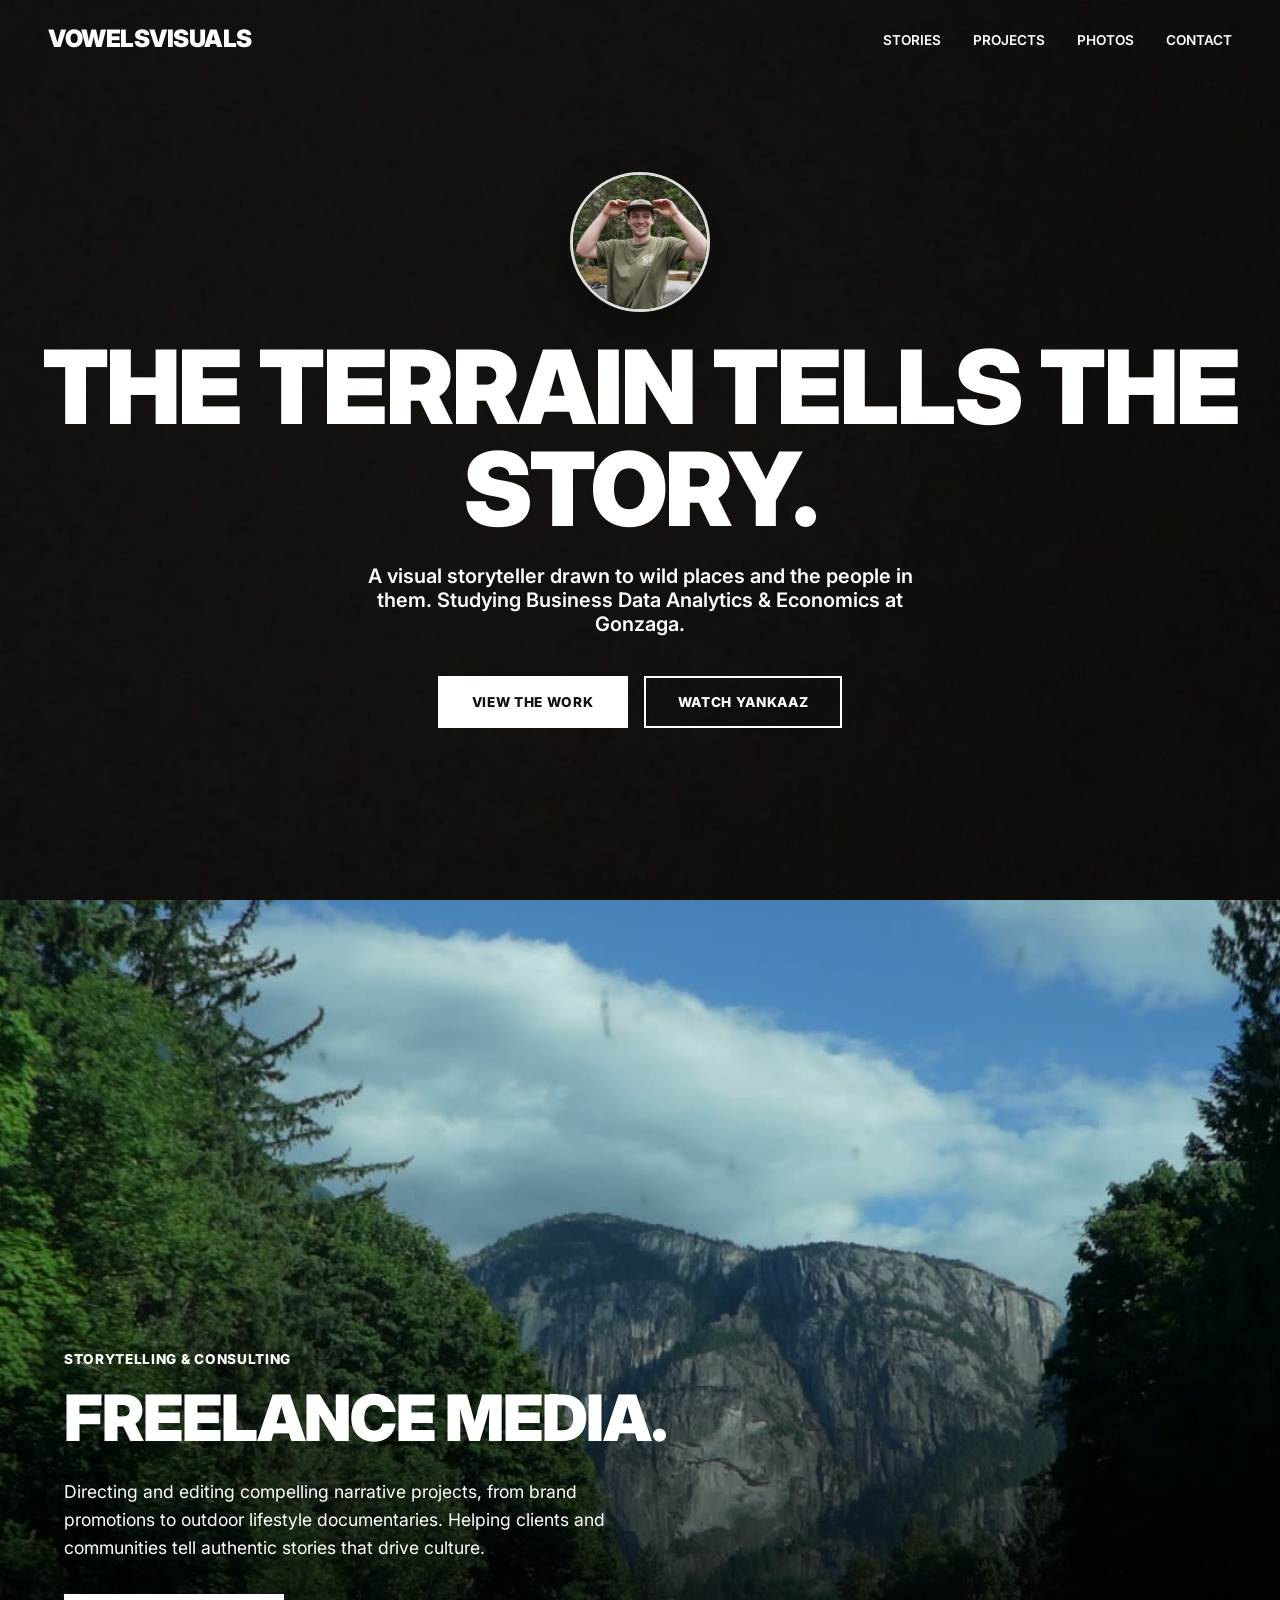
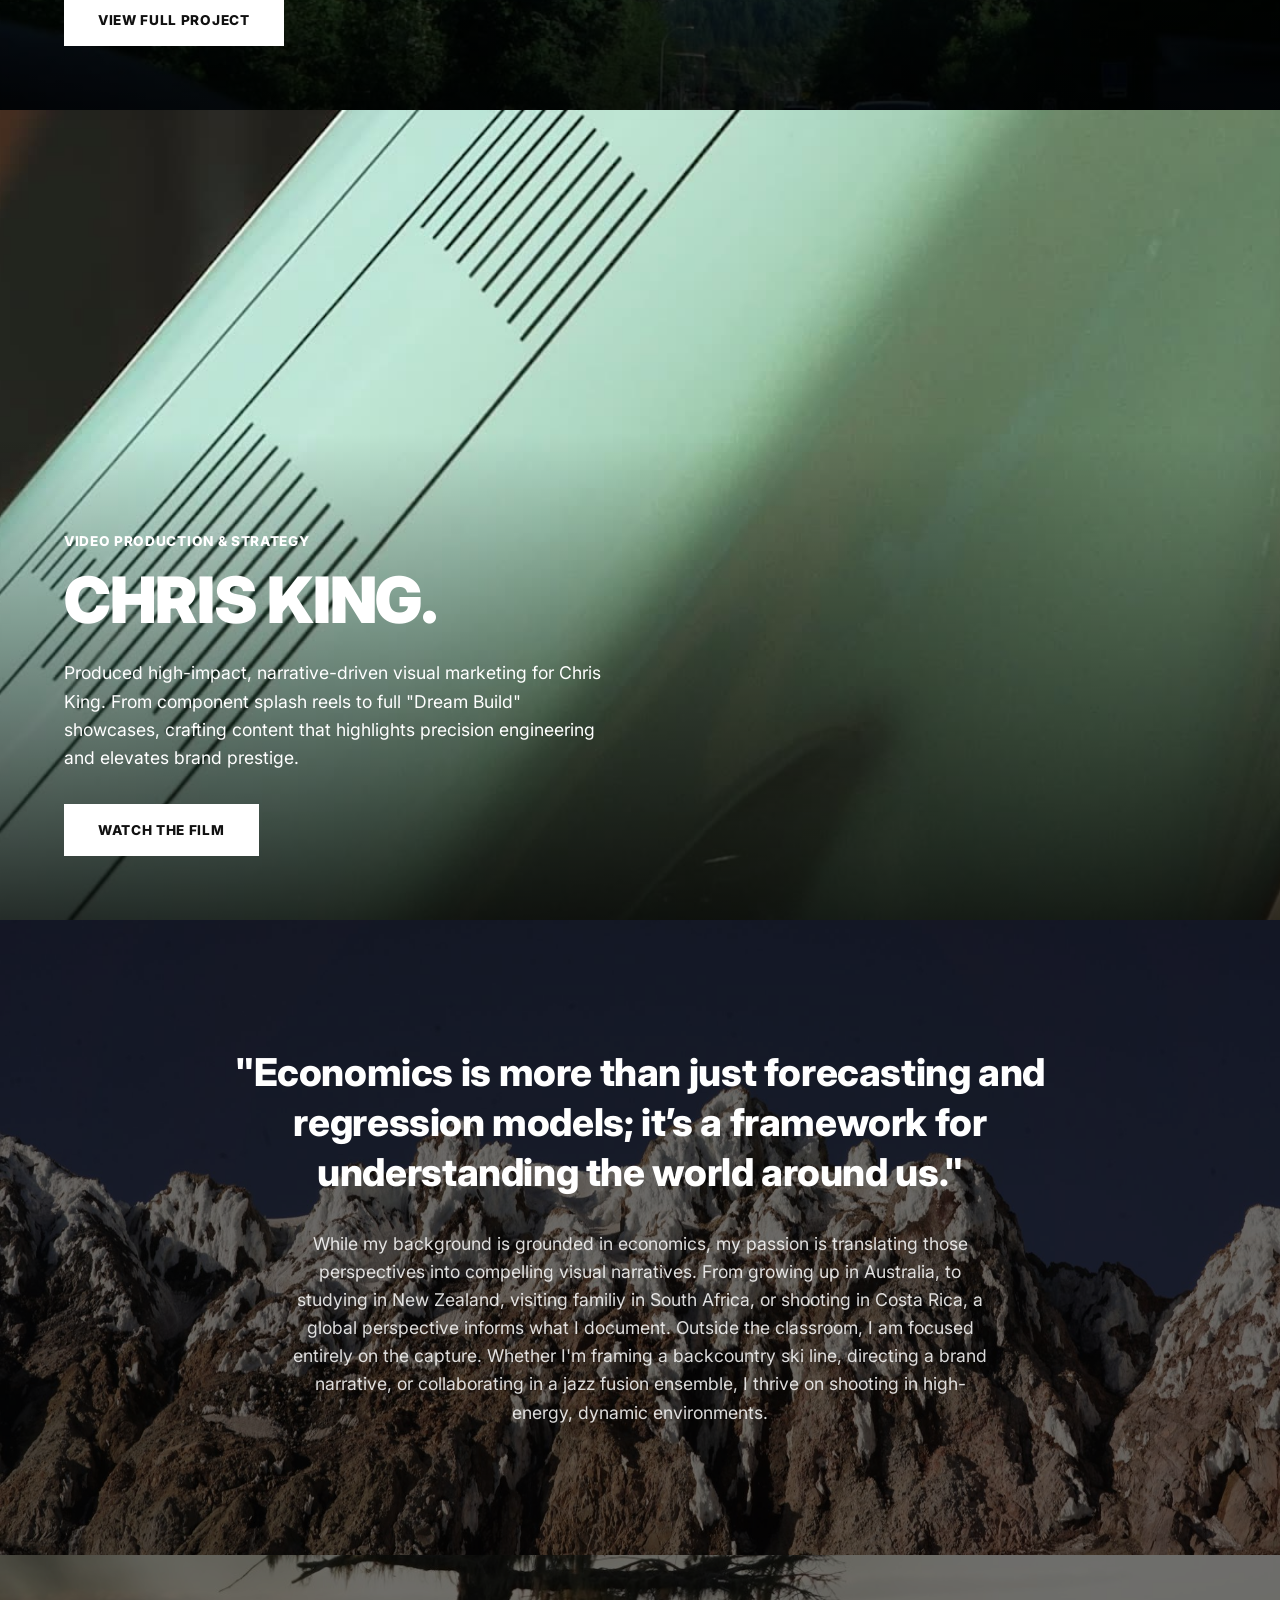
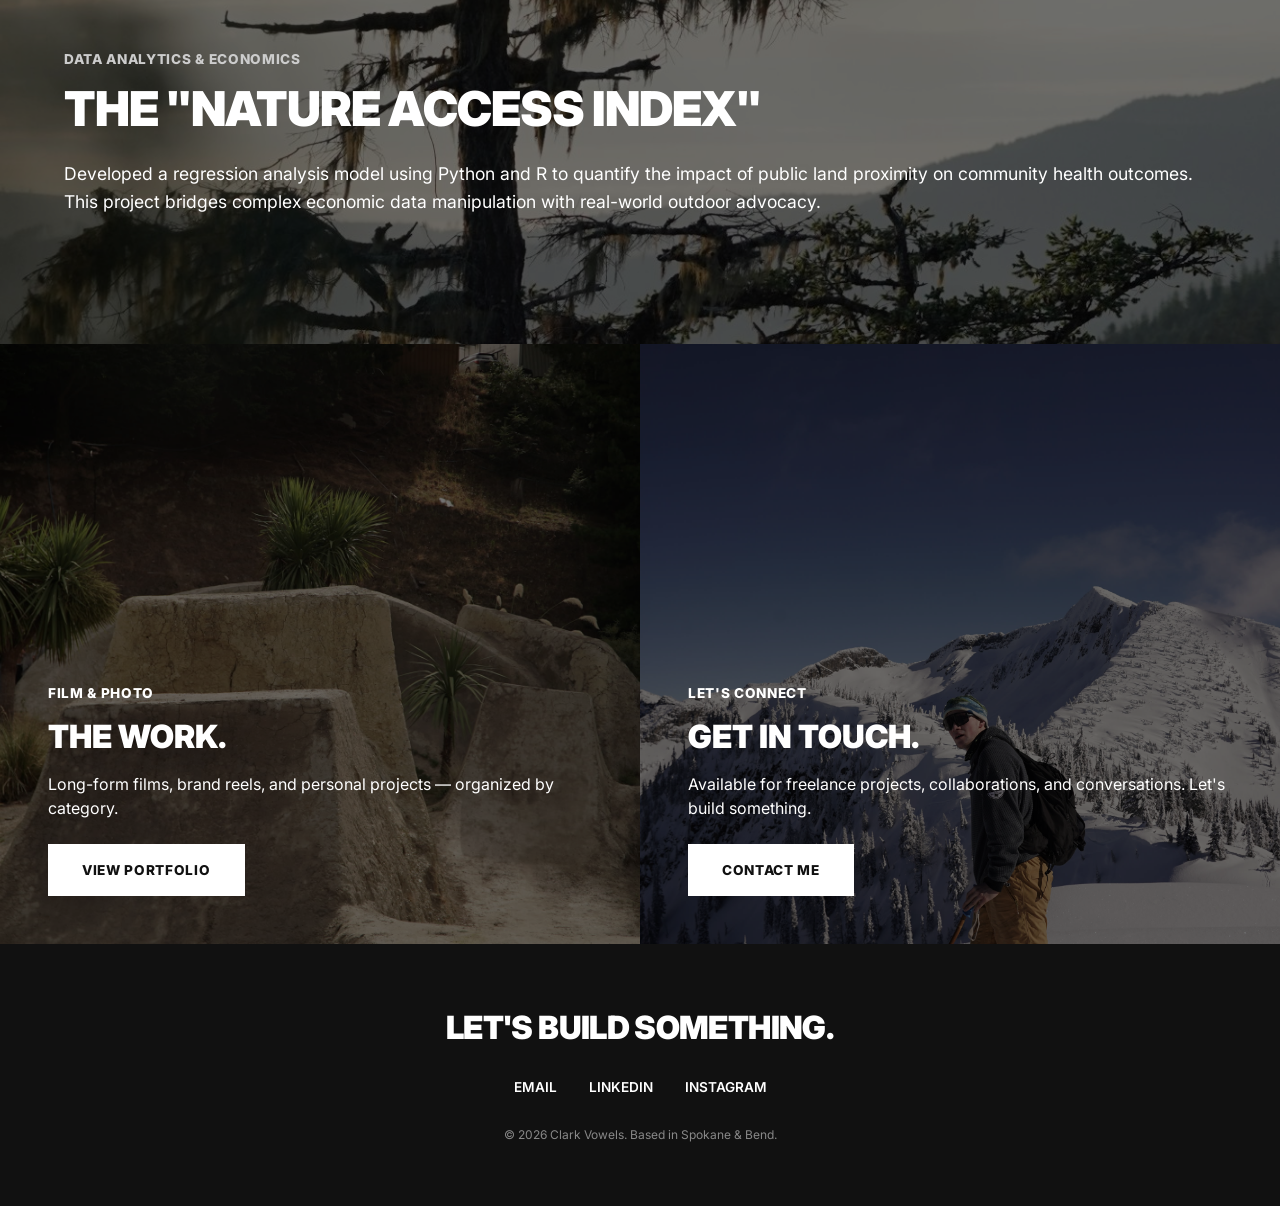
<file: public/index.html>
<!DOCTYPE html>
<html lang="en">
<head>
  <meta charset="UTF-8" />
  <meta name="viewport" content="width=device-width, initial-scale=1.0" />
  <title>Clark Vowels | Portfolio</title>

  <link rel="preconnect" href="https://fonts.googleapis.com">
  <link rel="preconnect" href="https://fonts.gstatic.com" crossorigin>
  <link href="https://fonts.googleapis.com/css2?family=Inter:wght@400;600;800;900&display=swap" rel="stylesheet">
  <link rel="stylesheet" href="assets/lightbox.css">

  <style>
    /* ─── Base & Patagonia-Style Tokens ─────────────────────────────── */
    :root {
      --brand-black: #111111;
      --brand-white: #ffffff;
      --brand-gray: #f5f5f5;
      --brand-dark-gray: #333333;
      --font-main: 'Inter', Helvetica, sans-serif;
    }

    *, *::before, *::after { box-sizing: border-box; margin: 0; padding: 0; }
    html { scroll-behavior: smooth; }
    body {
      font-family: var(--font-main);
      background: var(--brand-white);
      color: var(--brand-black);
      overflow-x: hidden;
      -webkit-font-smoothing: antialiased;
    }

    /* ─── Buttons (Utilitarian & Bold) ──────────────────────────────── */
    .btn {
      display: inline-flex;
      align-items: center;
      justify-content: center;
      padding: 1rem 2rem;
      font-size: 0.85rem;
      font-weight: 800;
      letter-spacing: 0.05em;
      text-transform: uppercase;
      text-decoration: none;
      transition: all 0.2s ease;
      cursor: pointer;
      border: 2px solid transparent;
    }
    .btn-light {
      background: var(--brand-white);
      color: var(--brand-black);
    }
    .btn-light:hover {
      background: var(--brand-black);
      color: var(--brand-white);
      border-color: var(--brand-black);
    }
    .btn-dark {
      background: var(--brand-black);
      color: var(--brand-white);
    }
    .btn-dark:hover {
      background: transparent;
      color: var(--brand-black);
      border-color: var(--brand-black);
    }
    .btn-outline {
      background: transparent;
      color: var(--brand-white);
      border: 2px solid var(--brand-white);
    }
    .btn-outline:hover {
      background: var(--brand-white);
      color: var(--brand-black);
    }

    /* ─── Minimalist Nav ────────────────────────────────────────────── */
    nav {
      position: absolute;
      top: 0; left: 0; right: 0;
      z-index: 100;
      display: flex;
      justify-content: space-between;
      align-items: center;
      padding: 1.5rem 3rem;
      background: transparent;
    }
    .nav-logo {
      font-size: 1.5rem;
      font-weight: 900;
      color: var(--brand-white);
      letter-spacing: -0.02em;
      text-decoration: none;
      text-transform: uppercase;
    }
    .nav-links {
      display: flex;
      gap: 2rem;
      list-style: none;
    }
    .nav-links a {
      font-size: 0.85rem;
      font-weight: 600;
      color: var(--brand-white);
      text-decoration: none;
      text-transform: uppercase;
    }
    .nav-links a:hover { text-decoration: underline; text-underline-offset: 4px; }

    /* ─── Shared Background Image Class (The "Patagonia" Scrim) ─────── */
    .bg-image {
      background-size: cover;
      background-position: center;
      position: relative;
      color: var(--brand-white);
      z-index: 1;
    }
    .bg-image::after {
      content: '';
      position: absolute;
      inset: 0;
      background: rgba(0,0,0,0.55); /* Adjust this 0.55 to make the image darker or lighter */
      z-index: -1;
    }

    /* ─── Hero (Full Bleed Video) ───────────────────────────────────── */
    #hero {
      position: relative;
      width: 100%;
      height: 100vh;
      min-height: 700px;
      display: flex;
      align-items: center;
      justify-content: center;
      overflow: hidden;
    }
    .bg-video {
      position: absolute;
      inset: 0;
      width: 100%;
      height: 100%;
      object-fit: cover;
      z-index: -2;
    }
    .bg-photo {
      position: absolute;
      inset: 0;
      width: 100%;
      height: 100%;
      object-fit: cover;
      z-index: -2;
    }
    #hero::after {
      content: '';
      position: absolute;
      inset: 0;
      background: rgba(0, 0, 0, 0.4);
      z-index: -1;
    }
    .hero-content {
      position: relative;
      z-index: 1;
      text-align: center;
      width: 100%;
      padding: 0 2rem;
    }
    .hero-headshot {
      width: 140px;
      height: 140px;
      border-radius: 999px;
      object-fit: cover;
      border: 3px solid rgba(255,255,255,0.85);
      box-shadow: 0 18px 45px rgba(0,0,0,0.35);
      margin: 0 auto 1.5rem;
      display: block;
    }
    .hero-title {
      font-size: clamp(3rem, 8vw, 6.5rem);
      font-weight: 900;
      color: var(--brand-white);
      line-height: 1;
      text-transform: uppercase;
      letter-spacing: -0.02em;
      margin-bottom: 1.5rem;
    }
    .hero-sub {
      font-size: clamp(1rem, 2vw, 1.25rem);
      font-weight: 600;
      color: var(--brand-white);
      max-width: 600px;
      margin: 0 auto 2.5rem;
    }
    .hero-actions {
      display: flex;
      justify-content: center;
      gap: 1rem;
    }

    /* ─── Full-Width Story Block ────────────────────────────────────── */
    .story-block {
      position: relative;
      width: 100%;
      height: 90vh;
      min-height: 600px;
      display: flex;
      align-items: flex-end;
      padding: 4rem;
      overflow: hidden;
    }
    .story-block::after {
      content: '';
      position: absolute;
      inset: 0;
      background: linear-gradient(to top, rgba(0,0,0,0.8) 0%, rgba(0,0,0,0) 60%);
      pointer-events: none;
    }
    .story-content {
      position: relative;
      z-index: 2;
      max-width: 700px;
      color: var(--brand-white);
    }
    .story-tag {
      font-size: 0.85rem;
      font-weight: 800;
      text-transform: uppercase;
      margin-bottom: 1rem;
      letter-spacing: 0.05em;
    }
    .story-title {
      font-size: clamp(2.5rem, 5vw, 4rem);
      font-weight: 900;
      line-height: 1.1;
      text-transform: uppercase;
      margin-bottom: 1.5rem;
      letter-spacing: -0.02em;
    }
    .story-desc {
      font-size: 1.1rem;
      font-weight: 400;
      line-height: 1.6;
      margin-bottom: 2rem;
      max-width: 550px;
    }

    /* ─── Ethos / Philosophy Statement ──────────────────────────────── */
    .ethos-block {
      padding: 8rem 2rem;
      text-align: center;
      display: flex;
      flex-direction: column;
      justify-content: center;
      min-height: 60vh;
    }
    /* We ensure text is white because of the dark image background */
    .ethos-text {
      max-width: 900px;
      margin: 0 auto;
      font-size: clamp(1.5rem, 3vw, 2.5rem);
      font-weight: 800;
      line-height: 1.3;
      color: var(--brand-white);
      letter-spacing: -0.01em;
      position: relative;
      z-index: 2;
    }
    .ethos-sub {
      max-width: 700px;
      margin: 2rem auto 0;
      font-size: 1.1rem;
      line-height: 1.6;
      color: rgba(255, 255, 255, 0.85);
      position: relative;
      z-index: 2;
    }

    /* ─── 50/50 Split Feature (Data & Projects) ─────────────────────── */
    .split-block {
      display: flex;
      flex-wrap: wrap;
      width: 100%;
    }
    .split-half {
      flex: 1 1 50%;
      min-width: 300px;
      padding: 6rem 4rem;
      display: flex;
      flex-direction: column;
      justify-content: center;
    }
    .split-title {
      font-size: clamp(2rem, 4vw, 3rem);
      font-weight: 900;
      line-height: 1.1;
      text-transform: uppercase;
      margin-bottom: 1.5rem;
      letter-spacing: -0.02em;
    }
    .split-desc {
      font-size: 1.1rem;
      line-height: 1.6;
      margin-bottom: 2rem;
    }

    /* ─── 2-Up Grid (Smaller Stories) ───────────────────────────────── */
    .grid-2up {
      display: grid;
      grid-template-columns: 1fr 1fr;
    }
    .grid-item {
      position: relative;
      height: 600px;
      display: flex;
      flex-direction: column;
      justify-content: flex-end;
      padding: 3rem;
      background: var(--brand-black);
      color: var(--brand-white);
      overflow: hidden;
    }
    .grid-item.bg-video-container::after {
      content: '';
      position: absolute;
      inset: 0;
      background: rgba(0,0,0,0.5);
      z-index: 1;
      transition: background 0.3s ease;
    }
    .grid-item.bg-video-container:hover::after {
      background: rgba(0,0,0,0.3);
    }
    .grid-content {
      position: relative;
      z-index: 2;
    }
    .grid-title {
      font-size: 2rem;
      font-weight: 900;
      text-transform: uppercase;
      margin-bottom: 1rem;
    }
    .grid-desc {
      font-size: 1rem;
      line-height: 1.5;
      margin-bottom: 1.5rem;
    }

    /* ─── Footer ────────────────────────────────────────────────────── */
    footer {
      background: var(--brand-black);
      color: var(--brand-white);
      padding: 4rem;
      display: flex;
      flex-direction: column;
      align-items: center;
      gap: 2rem;
      text-align: center;
    }
    .footer-links {
      display: flex;
      gap: 2rem;
    }
    .footer-links a {
      color: var(--brand-white);
      text-decoration: none;
      font-weight: 600;
      text-transform: uppercase;
      font-size: 0.85rem;
    }
    .footer-links a:hover { text-decoration: underline; text-underline-offset: 4px; }
    .footer-copy {
      font-size: 0.75rem;
      color: #888;
    }

    /* ─── Responsive Adjustments ────────────────────────────────────── */
    @media (max-width: 900px) {
      nav {
        flex-direction: column;
        align-items: center;
        gap: 0.75rem;
        padding: 1.25rem 1.5rem;
      }
      .nav-links {
        gap: 1rem 1.25rem;
        flex-wrap: wrap;
        justify-content: center;
      }
      .story-block { padding: 2rem; height: 80vh; }
      .split-half { padding: 4rem 2rem; }
      .grid-2up { grid-template-columns: 1fr; }
      .ethos-block { padding: 5rem 1.5rem; }
      .hero-actions { flex-direction: column; }
    }
  </style>
</head>
<body>

  <nav>
    <a href="#hero" class="nav-logo">vowelsvisuals</a>
    <ul class="nav-links">
      <li><a href="index.html#work">Stories</a></li>
      <li><a href="projects.html">Projects</a></li>
      <li><a href="freelance.html#photos">Photos</a></li>
      <li><a href="contact.html">Contact</a></li>
    </ul>
  </nav>

  <section id="hero">
    <video class="bg-video" autoplay loop muted playsinline preload="auto" poster="assets/loops/splash.jpg" src="assets/loops/splash.mp4"></video>
    <div class="hero-content">
      <img class="hero-headshot" src="assets/photos/headshot.jpg" alt="Clark Vowels headshot" />
      <h1 class="hero-title">The Terrain Tells the Story.</h1>
      <p class="hero-sub">A visual storyteller drawn to wild places and the people in them. Studying Business Data Analytics & Economics at Gonzaga.</p>
      <div class="hero-actions">
        <a href="projects.html" class="btn btn-light">View the Work</a>
        <a href="#" data-video="yankaaz" class="btn btn-outline">Watch Yankaaz</a>
      </div>
    </div>
  </section>

  <section class="story-block">
    <video class="bg-video" autoplay loop muted playsinline preload="auto" poster="assets/loops/incomplete-memory.jpg" src="assets/loops/incomplete-memory.mp4"></video>
    <div class="story-content">
      <p class="story-tag">Storytelling & Consulting</p>
      <h2 class="story-title">Freelance Media.</h2>
      <p class="story-desc">Directing and editing compelling narrative projects, from brand promotions to outdoor lifestyle documentaries. Helping clients and communities tell authentic stories that drive culture.</p>
      <a href="freelance.html" class="btn btn-light">View Full Project</a>
    </div>
  </section>

  <section id="work" class="story-block">
    <video class="bg-video" autoplay loop muted playsinline preload="auto" poster="assets/loops/db-reel.jpg" src="assets/loops/db-reel.mp4"></video>
    <div class="story-content">
      <p class="story-tag">Video Production & Strategy</p>
      <h2 class="story-title">Chris King.</h2>
      <p class="story-desc">Produced high-impact, narrative-driven visual marketing for Chris King. From component splash reels to full "Dream Build" showcases, crafting content that highlights precision engineering and elevates brand prestige.</p>
      <a href="#" data-video="dream-build" class="btn btn-light">Watch the Film</a>
    </div>
  </section>

  <section id="philosophy" class="ethos-block bg-image" style="background-image: url('assets/photos/alpine-peaks.jpg');">
    <h2 class="ethos-text">"Economics is more than just forecasting and regression models; it’s a framework for understanding the world around us."</h2>
    <p class="ethos-sub">While my background is grounded in economics, my passion is translating those perspectives into compelling visual narratives. From growing up in Australia, to studying in New Zealand, visiting familiy in South Africa, or shooting in Costa Rica, a global perspective informs what I document. Outside the classroom, I am focused entirely on the capture. Whether I'm framing a backcountry ski line, directing a brand narrative, or collaborating in a jazz fusion ensemble, I thrive on shooting in high-energy, dynamic environments.</p>
  </section>

  <section class="split-block">
    <div class="split-half bg-image" style="background-image: url('assets/photos/mossy-forest.jpg');">
      <div style="position: relative; z-index: 2;">
        <p class="story-tag" style="color: #ccc;">Data Analytics & Economics</p>
        <h2 class="split-title">The "Nature Access Index"</h2>
        <p class="split-desc">Developed a regression analysis model using Python and R to quantify the impact of public land proximity on community health outcomes. This project bridges complex economic data manipulation with real-world outdoor advocacy.</p>
      </div>
    </div>
  </section>

  <section class="grid-2up">
    <div class="grid-item bg-image" style="background-image: url('assets/photos/bike-jump.jpg');">
      <img class="bg-photo" src="assets/photos/bike-jump.jpg" alt="" aria-hidden="true" />
      <div class="grid-content">
        <p class="story-tag">Film & Photo</p>
        <h3 class="grid-title">The Work.</h3>
        <p class="grid-desc">Long-form films, brand reels, and personal projects — organized by category.</p>
        <a href="projects.html" class="btn btn-light">View Portfolio</a>
      </div>
    </div>

    <div class="grid-item bg-image" style="background-image: url('assets/photos/ski.jpg');">
      <img class="bg-photo" src="assets/photos/ski.jpg" alt="" aria-hidden="true" />
      <div class="grid-content">
        <p class="story-tag">Let's Connect</p>
        <h3 class="grid-title">Get In Touch.</h3>
        <p class="grid-desc">Available for freelance projects, collaborations, and conversations. Let's build something.</p>
        <a href="contact.html" class="btn btn-light">Contact Me</a>
      </div>
    </div>
  </section>

  <footer>
    <h2 style="font-size: 2rem; font-weight: 900; text-transform: uppercase; letter-spacing: -0.02em;">Let's Build Something.</h2>
    <div class="footer-links">
      <a href="mailto:clarkvowels@gmail.com">Email</a>
      <a href="https://linkedin.com/in/YOUR_HANDLE" target="_blank">LinkedIn</a>
      <a href="https://instagram.com/YOUR_HANDLE" target="_blank">Instagram</a>
    </div>
    <p class="footer-copy">&copy; 2026 Clark Vowels. Based in Spokane & Bend.</p>
  </footer>

  <script src="assets/lightbox.js" defer></script>
</body>
</html>
</file>
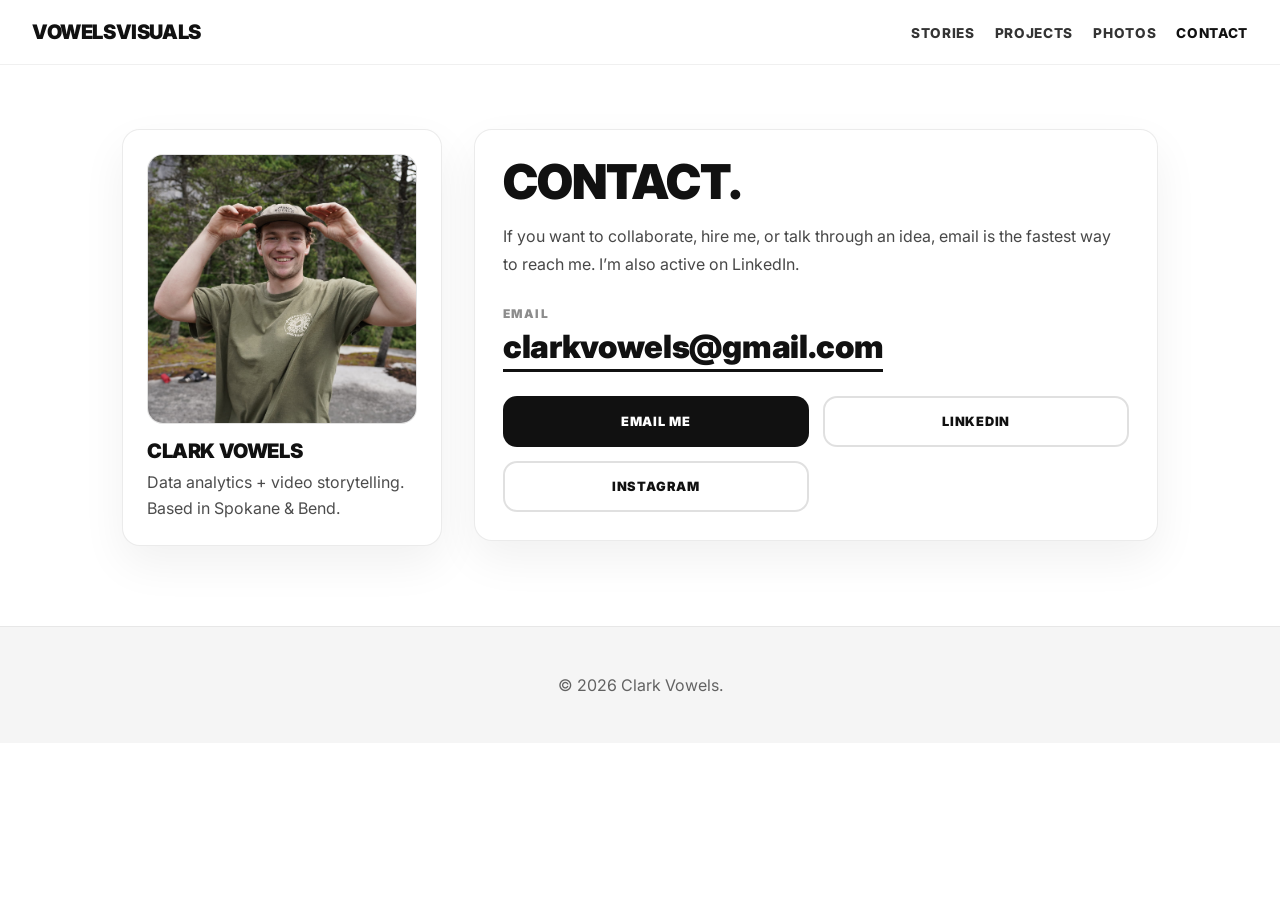
<file: public/contact.html>
<!DOCTYPE html>
<html lang="en">
<head>
  <meta charset="UTF-8" />
  <meta name="viewport" content="width=device-width, initial-scale=1.0" />
  <title>Contact | Clark Vowels</title>

  <link rel="preconnect" href="https://fonts.googleapis.com">
  <link rel="preconnect" href="https://fonts.gstatic.com" crossorigin>
  <link href="https://fonts.googleapis.com/css2?family=Inter:wght@400;600;800;900&display=swap" rel="stylesheet">

  <style>
    :root {
      --brand-black: #111111;
      --brand-white: #ffffff;
      --brand-gray: #f5f5f5;
      --font-main: 'Inter', Helvetica, sans-serif;
    }

    *, *::before, *::after { box-sizing: border-box; margin: 0; padding: 0; }
    body {
      font-family: var(--font-main);
      background: var(--brand-white);
      color: var(--brand-black);
      -webkit-font-smoothing: antialiased;
    }

    nav {
      position: sticky;
      top: 0;
      z-index: 50;
      display: flex;
      justify-content: space-between;
      align-items: center;
      padding: 1.25rem 2rem;
      background: rgba(255,255,255,0.9);
      backdrop-filter: blur(10px);
      border-bottom: 1px solid rgba(0,0,0,0.06);
    }
    .nav-logo {
      font-size: 1.25rem;
      font-weight: 900;
      color: var(--brand-black);
      letter-spacing: -0.02em;
      text-decoration: none;
      text-transform: uppercase;
    }
    .nav-links {
      display: flex;
      gap: 1.25rem;
      list-style: none;
    }
    .nav-links a {
      font-size: 0.85rem;
      font-weight: 800;
      letter-spacing: 0.05em;
      text-transform: uppercase;
      color: var(--brand-black);
      text-decoration: none;
      opacity: 0.85;
    }
    .nav-links a:hover { opacity: 1; text-decoration: underline; text-underline-offset: 4px; }
    .nav-links a[aria-current="page"] { opacity: 1; }

    .container {
      max-width: 1100px;
      margin: 0 auto;
      padding: 4rem 2rem 5rem;
      display: grid;
      grid-template-columns: 320px 1fr;
      gap: 2rem;
      align-items: start;
    }
    .card {
      border: 1px solid rgba(0,0,0,0.08);
      border-radius: 18px;
      overflow: hidden;
      background: var(--brand-white);
      box-shadow: 0 18px 45px rgba(0,0,0,0.06);
    }
    .profile {
      padding: 1.5rem;
    }
    .headshot {
      width: 100%;
      aspect-ratio: 1 / 1;
      object-fit: cover;
      border-radius: 16px;
      border: 1px solid rgba(0,0,0,0.08);
      display: block;
      background: var(--brand-gray);
    }
    .name {
      margin-top: 1rem;
      font-weight: 900;
      text-transform: uppercase;
      letter-spacing: -0.02em;
      font-size: 1.25rem;
      line-height: 1.1;
    }
    .role {
      margin-top: 0.5rem;
      color: rgba(0,0,0,0.7);
      line-height: 1.6;
    }

    .content {
      padding: 1.75rem;
    }
    .title {
      font-size: clamp(2rem, 4vw, 3rem);
      font-weight: 900;
      text-transform: uppercase;
      letter-spacing: -0.02em;
      line-height: 1;
    }
    .sub {
      margin-top: 1rem;
      color: rgba(0,0,0,0.72);
      line-height: 1.75;
      max-width: 65ch;
    }
    .email-label {
      margin-top: 1.75rem;
      font-size: 0.75rem;
      font-weight: 900;
      letter-spacing: 0.12em;
      text-transform: uppercase;
      color: rgba(0,0,0,0.45);
    }
    .email-display {
      display: inline-block;
      margin-top: 0.4rem;
      font-size: clamp(1.25rem, 3.5vw, 2rem);
      font-weight: 900;
      letter-spacing: -0.01em;
      color: var(--brand-black);
      text-decoration: none;
      border-bottom: 3px solid var(--brand-black);
      padding-bottom: 0.15rem;
      word-break: break-word;
    }
    .email-display:hover { opacity: 0.65; }
    .links {
      margin-top: 1.5rem;
      display: grid;
      grid-template-columns: repeat(2, minmax(0, 1fr));
      gap: 0.9rem;
    }
    .link {
      display: flex;
      align-items: center;
      justify-content: center;
      padding: 1rem 1.1rem;
      border-radius: 14px;
      border: 2px solid rgba(0,0,0,0.12);
      text-decoration: none;
      color: var(--brand-black);
      font-weight: 900;
      letter-spacing: 0.06em;
      text-transform: uppercase;
      font-size: 0.8rem;
      transition: all 0.2s ease;
      background: transparent;
      text-align: center;
    }
    .link:hover {
      border-color: rgba(0,0,0,0.6);
      transform: translateY(-1px);
    }
    .link.primary {
      border-color: transparent;
      background: var(--brand-black);
      color: var(--brand-white);
    }
    .link.primary:hover {
      background: transparent;
      color: var(--brand-black);
      border-color: var(--brand-black);
    }

    footer {
      padding: 3rem 2rem;
      text-align: center;
      color: rgba(0,0,0,0.6);
      border-top: 1px solid rgba(0,0,0,0.06);
      background: var(--brand-gray);
    }

    @media (max-width: 900px) {
      .container { grid-template-columns: 1fr; padding: 3rem 1.25rem 4rem; }
      nav {
        flex-direction: column;
        align-items: center;
        gap: 0.75rem;
        padding: 1.25rem 1.25rem;
      }
      .nav-links {
        gap: 1rem 1.25rem;
        flex-wrap: wrap;
        justify-content: center;
        max-width: none;
      }
      .links { grid-template-columns: 1fr; }
    }
  </style>
</head>
<body>
  <nav>
    <a href="index.html" class="nav-logo">vowelsvisuals</a>
    <ul class="nav-links">
      <li><a href="index.html#work">Stories</a></li>
      <li><a href="projects.html">Projects</a></li>
      <li><a href="freelance.html#photos">Photos</a></li>
      <li><a href="contact.html" aria-current="page">Contact</a></li>
    </ul>
  </nav>

  <main class="container">
    <section class="card profile" aria-label="Profile">
      <img class="headshot" src="assets/photos/headshot.jpg" alt="Clark Vowels headshot" />
      <div class="name">Clark Vowels</div>
      <div class="role">Data analytics + video storytelling. Based in Spokane &amp; Bend.</div>
    </section>

    <section class="card content" aria-label="Contact">
      <h1 class="title">Contact.</h1>
      <p class="sub">If you want to collaborate, hire me, or talk through an idea, email is the fastest way to reach me. I’m also active on LinkedIn.</p>

      <p class="email-label">Email</p>
      <a class="email-display" href="mailto:clarkvowels@gmail.com">clarkvowels@gmail.com</a>

      <div class="links">
        <a class="link primary" href="mailto:clarkvowels@gmail.com">Email Me</a>
        <a class="link" href="https://linkedin.com/in/YOUR_HANDLE" target="_blank" rel="noopener">LinkedIn</a>
        <a class="link" href="https://instagram.com/YOUR_HANDLE" target="_blank" rel="noopener">Instagram</a>
      </div>
    </section>
  </main>

  <footer>
    <p>&copy; 2026 Clark Vowels.</p>
  </footer>
</body>
</html>
</file>
